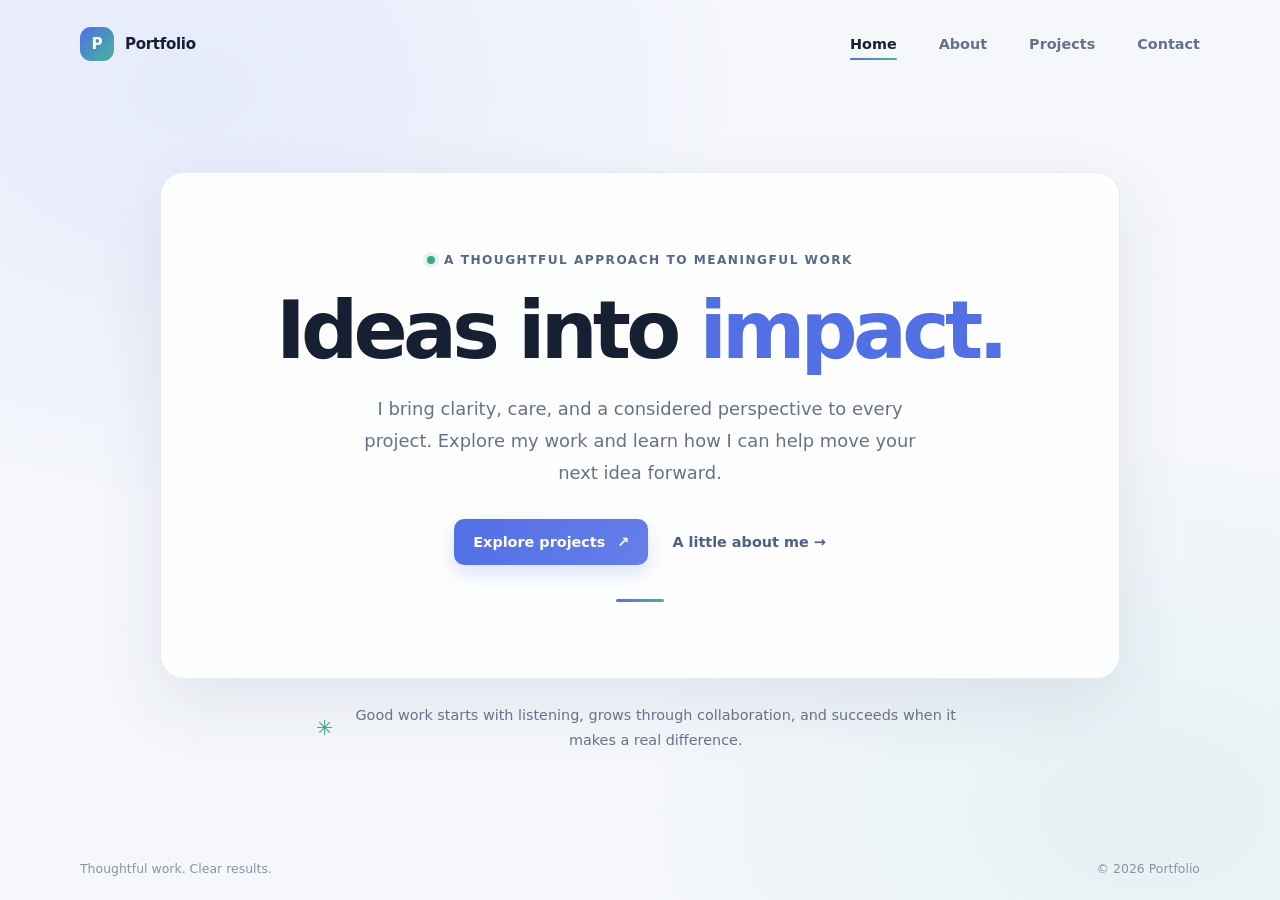
<file: index.html>
<!doctype html>
<html lang="en">
<head>
  <meta charset="utf-8">
  <meta name="viewport" content="width=device-width, initial-scale=1">
  <meta name="theme-color" content="#f5f7fb">
  <meta name="description" content="A professional portfolio for thoughtful work and clear results.">
  <title>Home | Portfolio</title>
  <link rel="stylesheet" href="styles.css">
</head>
<body>
  <header class="site-header">
    <a class="brand" href="index.html" aria-label="Portfolio home"><span class="brand-mark">P</span><span>Portfolio</span></a>
    <nav class="main-nav" aria-label="Main navigation">
      <a class="active" aria-current="page" href="index.html">Home</a>
      <a href="about.html">About</a>
      <a href="projects.html">Projects</a>
      <a href="contact.html">Contact</a>
    </nav>
  </header>
  <main class="home-main">
    <section class="hero">
      <p class="eyebrow">A thoughtful approach to meaningful work</p>
      <h1>Ideas into <span>impact.</span></h1>
      <p class="intro">I bring clarity, care, and a considered perspective to every project. Explore my work and learn how I can help move your next idea forward.</p>
      <div class="actions"><a class="button button-primary" href="projects.html">Explore projects <span aria-hidden="true">↗</span></a><a class="text-link" href="about.html">A little about me <span aria-hidden="true">→</span></a></div>
      <div class="divider" aria-hidden="true"></div>
    </section>
    <section class="home-note" aria-label="Introduction"><span class="note-icon" aria-hidden="true">✳</span><p>Good work starts with listening, grows through collaboration, and succeeds when it makes a real difference.</p></section>
  </main>
  <footer class="site-footer"><span>Thoughtful work. Clear results.</span><span>© 2026 Portfolio</span></footer>
</body>
</html>
</file>
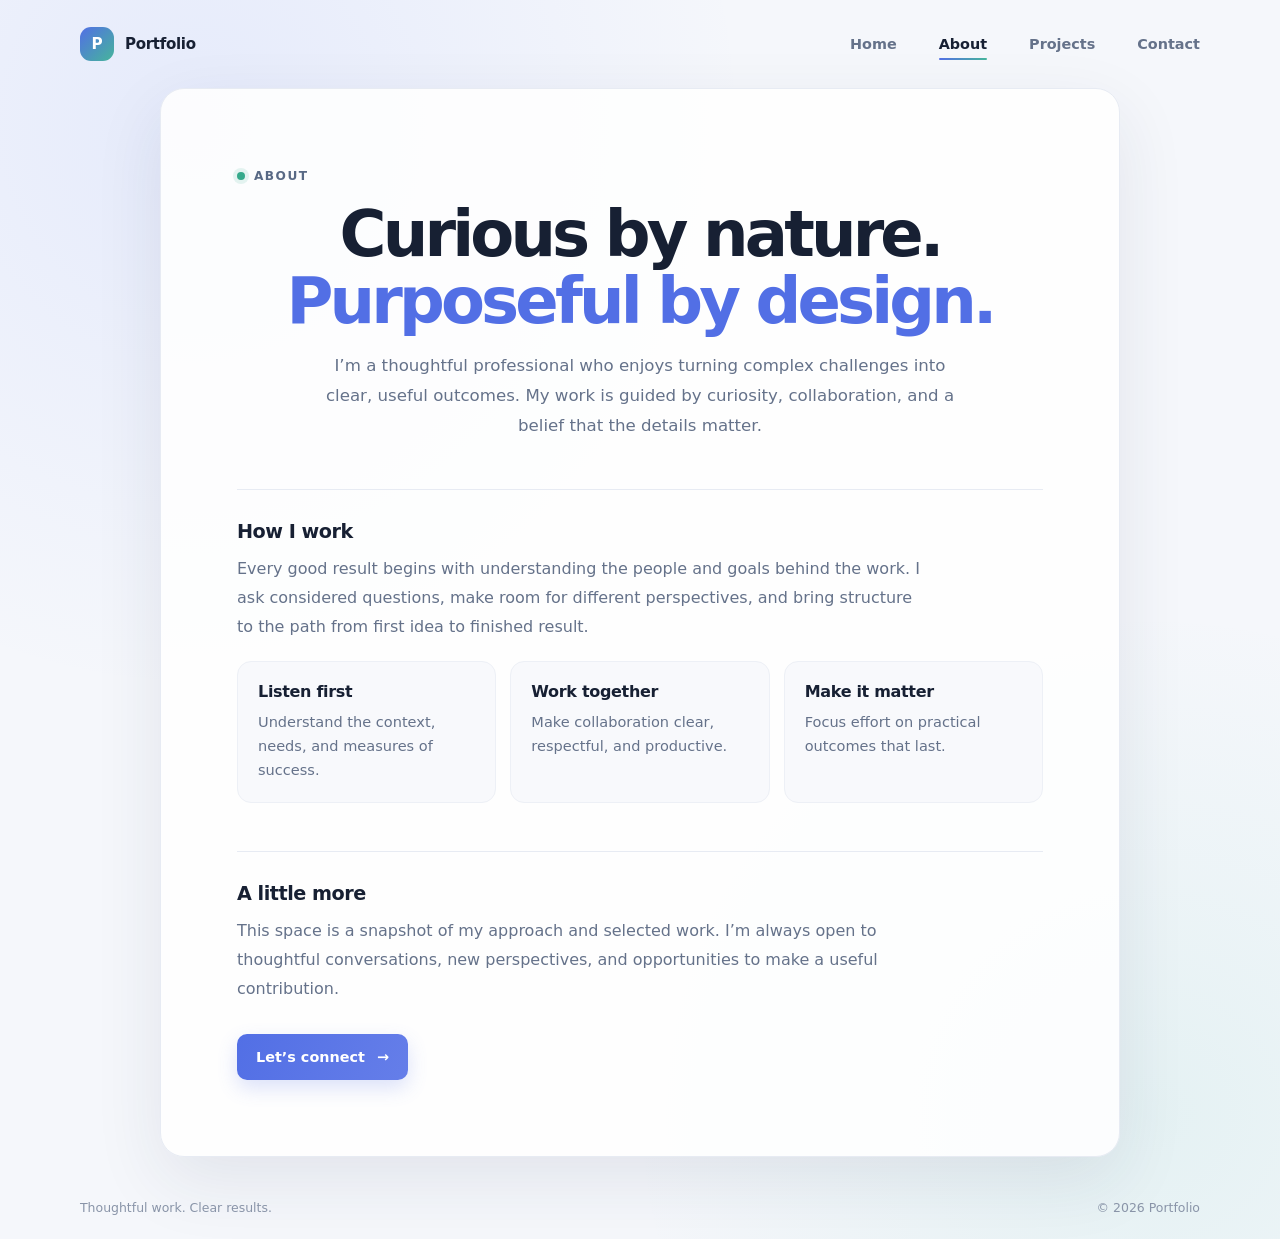
<file: about.html>
<!doctype html>
<html lang="en">
<head>
  <meta charset="utf-8"><meta name="viewport" content="width=device-width, initial-scale=1"><meta name="theme-color" content="#f5f7fb">
  <meta name="description" content="Learn about the values and approach behind this portfolio."><title>About | Portfolio</title><link rel="stylesheet" href="styles.css">
</head>
<body>
  <header class="site-header"><a class="brand" href="index.html" aria-label="Portfolio home"><span class="brand-mark">P</span><span>Portfolio</span></a><nav class="main-nav" aria-label="Main navigation"><a href="index.html">Home</a><a class="active" aria-current="page" href="about.html">About</a><a href="projects.html">Projects</a><a href="contact.html">Contact</a></nav></header>
  <main class="page-main"><article class="page-panel">
    <p class="eyebrow">About</p><h1>Curious by nature.<br><span>Purposeful by design.</span></h1>
    <p class="intro">I’m a thoughtful professional who enjoys turning complex challenges into clear, useful outcomes. My work is guided by curiosity, collaboration, and a belief that the details matter.</p>
    <section class="content-section"><h2>How I work</h2><p>Every good result begins with understanding the people and goals behind the work. I ask considered questions, make room for different perspectives, and bring structure to the path from first idea to finished result.</p>
      <div class="principles"><div class="principle"><h3>Listen first</h3><p>Understand the context, needs, and measures of success.</p></div><div class="principle"><h3>Work together</h3><p>Make collaboration clear, respectful, and productive.</p></div><div class="principle"><h3>Make it matter</h3><p>Focus effort on practical outcomes that last.</p></div></div>
    </section>
    <section class="content-section"><h2>A little more</h2><p>This space is a snapshot of my approach and selected work. I’m always open to thoughtful conversations, new perspectives, and opportunities to make a useful contribution.</p><div class="actions" style="justify-content:flex-start"><a class="button button-primary" href="contact.html">Let’s connect <span aria-hidden="true">→</span></a></div></section>
  </article></main>
  <footer class="site-footer"><span>Thoughtful work. Clear results.</span><span>© 2026 Portfolio</span></footer>
</body>
</html>
</file>
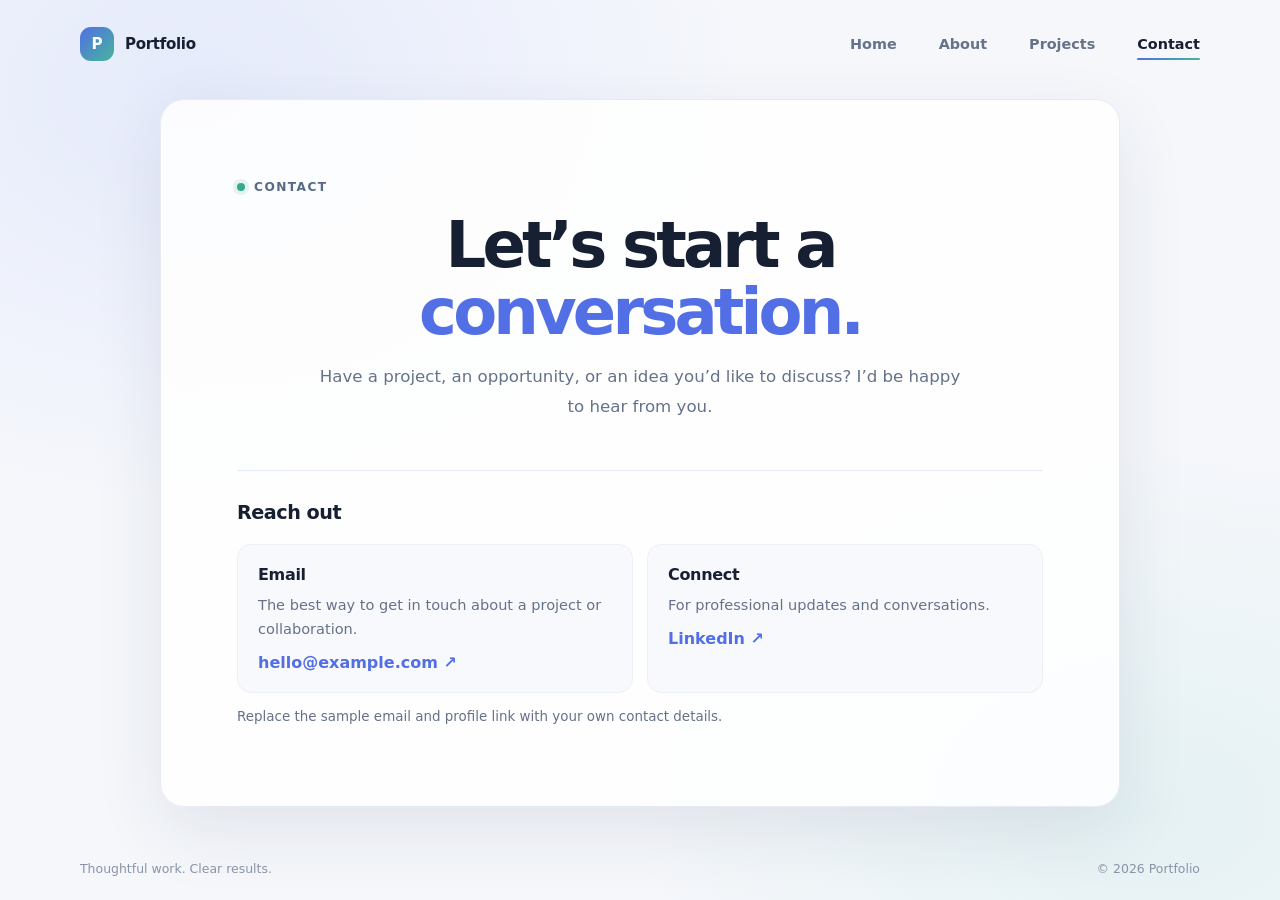
<file: contact.html>
<!doctype html>
<html lang="en">
<head>
  <meta charset="utf-8"><meta name="viewport" content="width=device-width, initial-scale=1"><meta name="theme-color" content="#f5f7fb">
  <meta name="description" content="Start a conversation about a project, collaboration, or opportunity."><title>Contact | Portfolio</title><link rel="stylesheet" href="styles.css">
</head>
<body>
  <header class="site-header"><a class="brand" href="index.html" aria-label="Portfolio home"><span class="brand-mark">P</span><span>Portfolio</span></a><nav class="main-nav" aria-label="Main navigation"><a href="index.html">Home</a><a href="about.html">About</a><a href="projects.html">Projects</a><a class="active" aria-current="page" href="contact.html">Contact</a></nav></header>
  <main class="page-main"><article class="page-panel">
    <p class="eyebrow">Contact</p><h1>Let’s start a <span>conversation.</span></h1>
    <p class="intro">Have a project, an opportunity, or an idea you’d like to discuss? I’d be happy to hear from you.</p>
    <section class="content-section"><h2>Reach out</h2><div class="contact-grid">
      <div class="contact-card"><h2>Email</h2><p>The best way to get in touch about a project or collaboration.</p><a href="mailto:hello@example.com">hello@example.com <span aria-hidden="true">↗</span></a></div>
      <div class="contact-card"><h2>Connect</h2><p>For professional updates and conversations.</p><a href="https://www.linkedin.com/" target="_blank" rel="noreferrer">LinkedIn <span aria-hidden="true">↗</span></a></div>
    </div><p style="font-size:.84rem">Replace the sample email and profile link with your own contact details.</p></section>
  </article></main>
  <footer class="site-footer"><span>Thoughtful work. Clear results.</span><span>© 2026 Portfolio</span></footer>
</body>
</html>
</file>
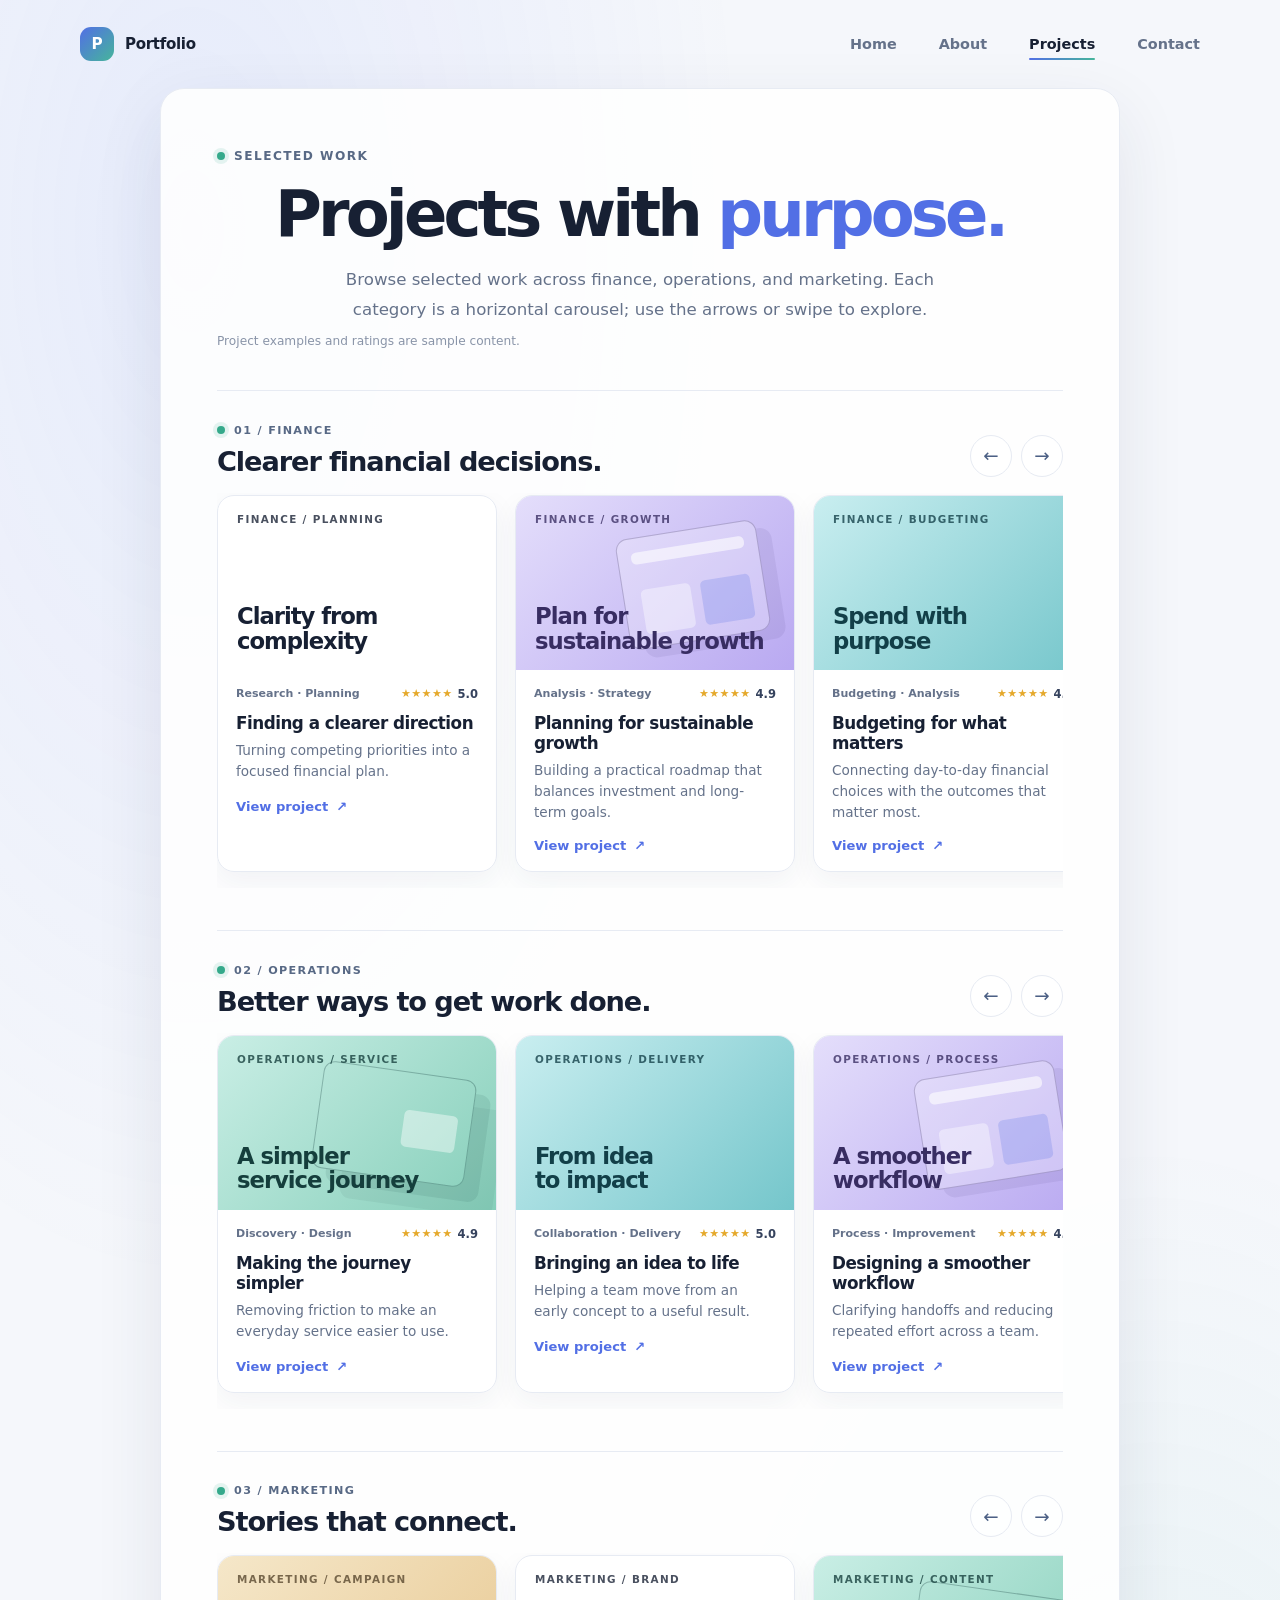
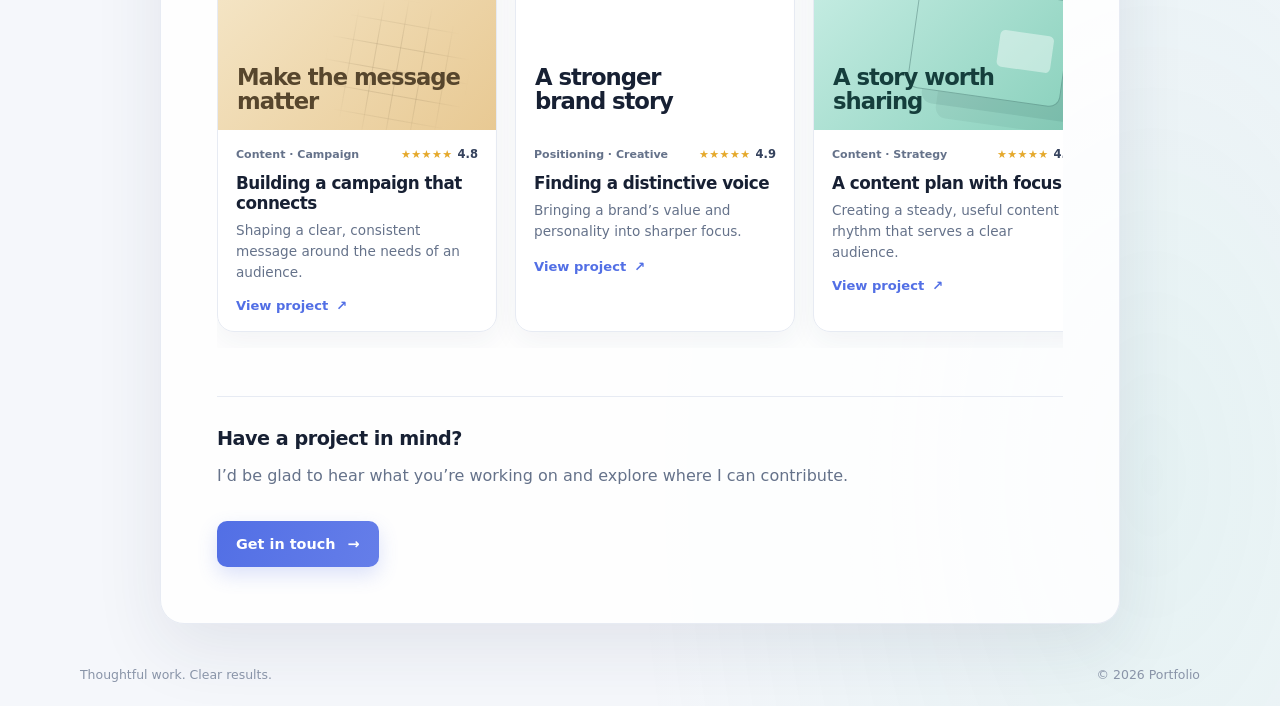
<file: projects.html>
<!doctype html>
<html lang="en">
<head>
  <meta charset="utf-8"><meta name="viewport" content="width=device-width, initial-scale=1"><meta name="theme-color" content="#f5f7fb">
  <meta name="description" content="Selected projects and examples of a thoughtful, collaborative approach."><title>Projects | Portfolio</title><link rel="stylesheet" href="styles.css">
</head>
<body>
  <header class="site-header"><a class="brand" href="index.html" aria-label="Portfolio home"><span class="brand-mark">P</span><span>Portfolio</span></a><nav class="main-nav" aria-label="Main navigation"><a href="index.html">Home</a><a href="about.html">About</a><a class="active" aria-current="page" href="projects.html">Projects</a><a href="contact.html">Contact</a></nav></header>
  <main class="page-main"><article class="page-panel projects-panel">
    <p class="eyebrow">Selected work</p><h1>Projects with <span>purpose.</span></h1>
    <p class="intro">Browse selected work across finance, operations, and marketing. Each category is a horizontal carousel; use the arrows or swipe to explore.</p><p class="sample-note">Project examples and ratings are sample content.</p>
    <section class="project-category" id="finance" aria-labelledby="finance-title">
      <div class="category-heading"><div><p class="eyebrow">01 / Finance</p><h2 id="finance-title">Clearer financial decisions.</h2></div><div class="carousel-controls"><button class="carousel-button" type="button" data-carousel="finance-carousel" data-direction="prev" aria-label="Scroll finance projects backward">←</button><button class="carousel-button" type="button" data-carousel="finance-carousel" data-direction="next" aria-label="Scroll finance projects forward">→</button></div></div>
      <div class="project-carousel" id="finance-carousel" tabindex="0" aria-label="Finance projects, scroll horizontally">
        <article class="showcase-card"><div class="showcase-art art-blue" aria-hidden="true"><span class="art-label">FINANCE / PLANNING</span><span class="art-shape shape-orbit"></span><span class="art-caption">Clarity from<br>complexity</span></div><div class="showcase-body"><div class="showcase-meta"><span>Research · Planning</span><span class="rating" aria-label="Sample rating: 5 out of 5 stars"><span aria-hidden="true">★★★★★</span><b>5.0</b></span></div><h3>Finding a clearer direction</h3><p>Turning competing priorities into a focused financial plan.</p><div class="showcase-actions"><a class="card-link" href="projects.html#finance">View project <span aria-hidden="true">↗</span></a></div></div></article>
        <article class="showcase-card"><div class="showcase-art art-lilac" aria-hidden="true"><span class="art-label">FINANCE / GROWTH</span><span class="art-shape shape-panels"></span><span class="art-caption">Plan for<br>sustainable growth</span></div><div class="showcase-body"><div class="showcase-meta"><span>Analysis · Strategy</span><span class="rating" aria-label="Sample rating: 4.9 out of 5 stars"><span aria-hidden="true">★★★★★</span><b>4.9</b></span></div><h3>Planning for sustainable growth</h3><p>Building a practical roadmap that balances investment and long-term goals.</p><div class="showcase-actions"><a class="card-link" href="projects.html#finance">View project <span aria-hidden="true">↗</span></a></div></div></article>
        <article class="showcase-card"><div class="showcase-art art-teal" aria-hidden="true"><span class="art-label">FINANCE / BUDGETING</span><span class="art-shape shape-sun"></span><span class="art-caption">Spend with<br>purpose</span></div><div class="showcase-body"><div class="showcase-meta"><span>Budgeting · Analysis</span><span class="rating" aria-label="Sample rating: 4.8 out of 5 stars"><span aria-hidden="true">★★★★★</span><b>4.8</b></span></div><h3>Budgeting for what matters</h3><p>Connecting day-to-day financial choices with the outcomes that matter most.</p><div class="showcase-actions"><a class="card-link" href="projects.html#finance">View project <span aria-hidden="true">↗</span></a></div></div></article>
      </div>
    </section>
    <section class="project-category" id="operations" aria-labelledby="operations-title">
      <div class="category-heading"><div><p class="eyebrow">02 / Operations</p><h2 id="operations-title">Better ways to get work done.</h2></div><div class="carousel-controls"><button class="carousel-button" type="button" data-carousel="operations-carousel" data-direction="prev" aria-label="Scroll operations projects backward">←</button><button class="carousel-button" type="button" data-carousel="operations-carousel" data-direction="next" aria-label="Scroll operations projects forward">→</button></div></div>
      <div class="project-carousel" id="operations-carousel" tabindex="0" aria-label="Operations projects, scroll horizontally">
        <article class="showcase-card"><div class="showcase-art art-green" aria-hidden="true"><span class="art-label">OPERATIONS / SERVICE</span><span class="art-shape shape-window"></span><span class="art-caption">A simpler<br>service journey</span></div><div class="showcase-body"><div class="showcase-meta"><span>Discovery · Design</span><span class="rating" aria-label="Sample rating: 4.9 out of 5 stars"><span aria-hidden="true">★★★★★</span><b>4.9</b></span></div><h3>Making the journey simpler</h3><p>Removing friction to make an everyday service easier to use.</p><div class="showcase-actions"><a class="card-link" href="projects.html#operations">View project <span aria-hidden="true">↗</span></a></div></div></article>
        <article class="showcase-card"><div class="showcase-art art-teal" aria-hidden="true"><span class="art-label">OPERATIONS / DELIVERY</span><span class="art-shape shape-sun"></span><span class="art-caption">From idea<br>to impact</span></div><div class="showcase-body"><div class="showcase-meta"><span>Collaboration · Delivery</span><span class="rating" aria-label="Sample rating: 5 out of 5 stars"><span aria-hidden="true">★★★★★</span><b>5.0</b></span></div><h3>Bringing an idea to life</h3><p>Helping a team move from an early concept to a useful result.</p><div class="showcase-actions"><a class="card-link" href="projects.html#operations">View project <span aria-hidden="true">↗</span></a></div></div></article>
        <article class="showcase-card"><div class="showcase-art art-lilac" aria-hidden="true"><span class="art-label">OPERATIONS / PROCESS</span><span class="art-shape shape-panels"></span><span class="art-caption">A smoother<br>workflow</span></div><div class="showcase-body"><div class="showcase-meta"><span>Process · Improvement</span><span class="rating" aria-label="Sample rating: 4.8 out of 5 stars"><span aria-hidden="true">★★★★★</span><b>4.8</b></span></div><h3>Designing a smoother workflow</h3><p>Clarifying handoffs and reducing repeated effort across a team.</p><div class="showcase-actions"><a class="card-link" href="projects.html#operations">View project <span aria-hidden="true">↗</span></a></div></div></article>
      </div>
    </section>
    <section class="project-category" id="marketing" aria-labelledby="marketing-title">
      <div class="category-heading"><div><p class="eyebrow">03 / Marketing</p><h2 id="marketing-title">Stories that connect.</h2></div><div class="carousel-controls"><button class="carousel-button" type="button" data-carousel="marketing-carousel" data-direction="prev" aria-label="Scroll marketing projects backward">←</button><button class="carousel-button" type="button" data-carousel="marketing-carousel" data-direction="next" aria-label="Scroll marketing projects forward">→</button></div></div>
      <div class="project-carousel" id="marketing-carousel" tabindex="0" aria-label="Marketing projects, scroll horizontally">
        <article class="showcase-card"><div class="showcase-art art-sand" aria-hidden="true"><span class="art-label">MARKETING / CAMPAIGN</span><span class="art-shape shape-grid"></span><span class="art-caption">Make the message<br>matter</span></div><div class="showcase-body"><div class="showcase-meta"><span>Content · Campaign</span><span class="rating" aria-label="Sample rating: 4.8 out of 5 stars"><span aria-hidden="true">★★★★★</span><b>4.8</b></span></div><h3>Building a campaign that connects</h3><p>Shaping a clear, consistent message around the needs of an audience.</p><div class="showcase-actions"><a class="card-link" href="projects.html#marketing">View project <span aria-hidden="true">↗</span></a></div></div></article>
        <article class="showcase-card"><div class="showcase-art art-blue" aria-hidden="true"><span class="art-label">MARKETING / BRAND</span><span class="art-shape shape-orbit"></span><span class="art-caption">A stronger<br>brand story</span></div><div class="showcase-body"><div class="showcase-meta"><span>Positioning · Creative</span><span class="rating" aria-label="Sample rating: 4.9 out of 5 stars"><span aria-hidden="true">★★★★★</span><b>4.9</b></span></div><h3>Finding a distinctive voice</h3><p>Bringing a brand’s value and personality into sharper focus.</p><div class="showcase-actions"><a class="card-link" href="projects.html#marketing">View project <span aria-hidden="true">↗</span></a></div></div></article>
        <article class="showcase-card"><div class="showcase-art art-green" aria-hidden="true"><span class="art-label">MARKETING / CONTENT</span><span class="art-shape shape-window"></span><span class="art-caption">A story worth<br>sharing</span></div><div class="showcase-body"><div class="showcase-meta"><span>Content · Strategy</span><span class="rating" aria-label="Sample rating: 4.9 out of 5 stars"><span aria-hidden="true">★★★★★</span><b>4.9</b></span></div><h3>A content plan with focus</h3><p>Creating a steady, useful content rhythm that serves a clear audience.</p><div class="showcase-actions"><a class="card-link" href="projects.html#marketing">View project <span aria-hidden="true">↗</span></a></div></div></article>
      </div>
    </section>
    <section class="content-section"><h2>Have a project in mind?</h2><p>I’d be glad to hear what you’re working on and explore where I can contribute.</p><div class="actions" style="justify-content:flex-start"><a class="button button-primary" href="contact.html">Get in touch <span aria-hidden="true">→</span></a></div></section>
  </article></main>
  <footer class="site-footer"><span>Thoughtful work. Clear results.</span><span>© 2026 Portfolio</span></footer>
  <script>
    (() => {
      document.querySelectorAll('[data-carousel]').forEach((button) => button.addEventListener('click', () => {
        const carousel = document.getElementById(button.dataset.carousel);
        const card = carousel?.querySelector('.showcase-card');
        if (!carousel || !card) return;
        const gap = Number.parseFloat(getComputedStyle(carousel).columnGap) || 18;
        const reducedMotion = window.matchMedia('(prefers-reduced-motion: reduce)').matches;
        carousel.scrollBy({ left: (button.dataset.direction === 'next' ? 1 : -1) * (card.getBoundingClientRect().width + gap), behavior: reducedMotion ? 'auto' : 'smooth' });
      }));
    })();
  </script>
</body>
</html>
</file>
<file: styles.css>
:root {
  color-scheme: light;
  font-family: Inter, ui-sans-serif, system-ui, -apple-system, BlinkMacSystemFont, "Segoe UI", sans-serif;
  color: #172033;
  background: #f5f7fb;
  font-synthesis: none;
  text-rendering: optimizeLegibility;
  -webkit-font-smoothing: antialiased;
  --ink: #172033;
  --muted: #65728a;
  --blue: #526fe5;
  --green: #35a98b;
  --line: #e7ebf3;
}
* { box-sizing: border-box; }
body {
  min-width: 320px; min-height: 100vh; min-height: 100svh; margin: 0;
  display: flex; flex-direction: column;
  background: radial-gradient(ellipse at 15% 10%, rgba(91,125,255,.10), transparent 36%), radial-gradient(ellipse at 90% 90%, rgba(64,184,165,.09), transparent 32%), #f5f7fb;
}
a { color: inherit; }
body, button, a { font-family: inherit; }
.site-header { width: min(1120px, calc(100% - 48px)); margin: 0 auto; min-height: 88px; display: flex; align-items: center; justify-content: space-between; gap: 28px; }
.brand { display: inline-flex; align-items: center; gap: 11px; color: var(--ink); text-decoration: none; font-size: .94rem; font-weight: 750; letter-spacing: -.02em; }
.brand-mark { width: 34px; height: 34px; display: grid; place-items: center; color: white; background: linear-gradient(135deg,var(--blue),#46b59b); border-radius: 11px; font-size: .95rem; }
.main-nav { display: flex; align-items: center; gap: clamp(18px, 3.5vw, 42px); }
.main-nav a { position: relative; padding: 9px 0; color: #65728a; text-decoration: none; font-size: .9rem; font-weight: 600; transition: color .18s ease; }
.main-nav a:hover, .main-nav a:focus-visible, .main-nav a.active { color: var(--ink); }
.main-nav a.active::after { position: absolute; right: 0; bottom: 1px; left: 0; height: 2px; background: linear-gradient(90deg,var(--blue),#46b59b); border-radius: 99px; content: ""; }
main { width: min(100% - 48px, 960px); margin: auto; }
.home-main { max-width: 1040px; padding: 30px 0 12px; }
.hero, .page-panel { padding: clamp(36px, 7vw, 76px); text-align: center; background: rgba(255,255,255,.88); border: 1px solid var(--line); border-radius: 24px; box-shadow: 0 24px 70px rgba(31,47,82,.09); }
.eyebrow { display: inline-flex; align-items: center; gap: 9px; margin: 0 0 22px; color: #586985; font-size: .76rem; font-weight: 700; letter-spacing: .12em; text-transform: uppercase; }
.eyebrow::before { width: 8px; height: 8px; content: ""; background: var(--green); border-radius: 50%; box-shadow: 0 0 0 4px rgba(53,169,139,.12); }
h1 { margin: 0; font-size: clamp(2.6rem, 8vw, 5rem); line-height: 1.04; letter-spacing: -.06em; }
h1 span { color: var(--blue); }
.intro { max-width: 570px; margin: 21px auto 0; color: var(--muted); font-size: clamp(1rem, 2.5vw, 1.12rem); line-height: 1.8; }
.actions { display: flex; justify-content: center; align-items: center; flex-wrap: wrap; gap: 24px; margin-top: 30px; }
.button { min-height: 46px; display: inline-flex; align-items: center; justify-content: center; gap: 12px; padding: 0 19px; border-radius: 10px; text-decoration: none; font-size: .9rem; font-weight: 700; transition: transform .18s ease, box-shadow .18s ease; }
.button:hover { transform: translateY(-2px); }
.button-primary { color: white; background: linear-gradient(110deg,var(--blue),#657ee9); box-shadow: 0 8px 20px rgba(82,111,229,.2); }
.button-secondary { color: var(--ink); background: white; border: 1px solid var(--line); }
.text-link { color: #4c6085; text-decoration: none; font-size: .9rem; font-weight: 650; }
.text-link:hover { color: var(--blue); }
.divider { width: 48px; height: 3px; margin: 34px auto 0; background: linear-gradient(90deg,var(--blue),#46b59b); border-radius: 99px; }
.home-note { display: flex; align-items: center; justify-content: center; gap: 14px; max-width: 680px; margin: 24px auto 0; padding: 0 16px; color: #65728a; text-align: center; }
.home-note p { margin: 0; font-size: .9rem; line-height: 1.7; }
.note-icon { color: var(--green); font-size: 1.3rem; }
<<<<<<< HEAD
.home-main { max-width: 1040px; padding: 30px 0 12px; }
=======
>>>>>>> b51a6249e981c6c7dff56488e21d71e28f87df3c
.featured-work { margin-top: 54px; }
.featured-heading { display: flex; align-items: end; justify-content: space-between; gap: 20px; margin-bottom: 22px; }
.featured-heading .eyebrow { margin-bottom: 12px; }
.featured-heading h2 { margin: 0; font-size: clamp(1.45rem, 3.5vw, 2rem); letter-spacing: -.045em; }
.featured-heading > div:first-child > p:last-child { margin: 8px 0 0; color: var(--muted); font-size: .92rem; }
.carousel-controls { display: flex; flex: 0 0 auto; gap: 9px; }
.carousel-button { width: 42px; height: 42px; display: grid; place-items: center; color: #4c6085; background: rgba(255,255,255,.82); border: 1px solid var(--line); border-radius: 50%; cursor: pointer; font: inherit; font-size: 1.15rem; transition: color .18s ease, background .18s ease, transform .18s ease; }
.carousel-button:hover { color: white; background: var(--blue); transform: translateY(-1px); }
.project-carousel { display: grid; grid-auto-flow: column; grid-auto-columns: 300px; gap: 18px; overflow-x: auto; overscroll-behavior-inline: contain; padding: 2px 2px 16px; scroll-snap-type: x mandatory; scrollbar-color: #c7d0e4 transparent; scrollbar-width: thin; }
.showcase-card { min-width: 0; overflow: hidden; background: rgba(255,255,255,.94); border: 1px solid var(--line); border-radius: 17px; box-shadow: 0 10px 28px rgba(31,47,82,.055); scroll-snap-align: start; }
.showcase-art { position: relative; height: 174px; overflow: hidden; isolation: isolate; }
<<<<<<< HEAD
.art-blue { color: #fff; background: linear-gradient(135deg,#536fe2,#8da0f5); }.art-green { color: #153e3c; background: linear-gradient(135deg,#c9eee5,#86cfba); }.art-lilac { color: #382d62; background: linear-gradient(135deg,#e4defb,#b9a9f1); }.art-sand { color: #57462d; background: linear-gradient(135deg,#f5e7c9,#e8c993); }.art-teal { color: #123f48; background: linear-gradient(135deg,#c9eef0,#75c6cb); }
.art-label { position: absolute; z-index: 1; top: 17px; left: 19px; font-size: .65rem; font-weight: 800; letter-spacing: .13em; opacity: .78; }
.art-caption { position: absolute; z-index: 1; bottom: 17px; left: 19px; font-size: 1.42rem; font-weight: 750; letter-spacing: -.045em; line-height: 1.07; }
.art-shape { position: absolute; z-index: -1; display: block; }
.shape-orbit { width: 174px; height: 174px; top: 22px; right: 24px; border: 1px solid rgba(255,255,255,.55); border-radius: 50%; box-shadow: 0 0 0 20px rgba(255,255,255,.11),0 0 0 42px rgba(255,255,255,.09); }
.shape-orbit::before,.shape-orbit::after { position: absolute; content: ""; border: 1px solid rgba(255,255,255,.4); border-radius: 50%; }.shape-orbit::before { inset: 28px -16px; transform: rotate(-35deg); }.shape-orbit::after { inset: -12px 40px; transform: rotate(32deg); }
.shape-window { width: 154px; height: 108px; top: 34px; right: 25px; border: 1px solid rgba(21,62,60,.3); border-radius: 11px; transform: rotate(8deg); box-shadow: 16px 13px 0 rgba(21,62,60,.09),32px 26px 0 rgba(21,62,60,.06); }
=======
.art-blue { color: #fff; background: linear-gradient(135deg,#536fe2,#8da0f5); }
.art-green { color: #153e3c; background: linear-gradient(135deg,#c9eee5,#86cfba); }
.art-lilac { color: #382d62; background: linear-gradient(135deg,#e4defb,#b9a9f1); }
.art-sand { color: #57462d; background: linear-gradient(135deg,#f5e7c9,#e8c993); }
.art-teal { color: #123f48; background: linear-gradient(135deg,#c9eef0,#75c6cb); }
.art-label { position: absolute; z-index: 1; top: 17px; left: 19px; font-size: .65rem; font-weight: 800; letter-spacing: .13em; opacity: .78; }
.art-caption { position: absolute; z-index: 1; bottom: 17px; left: 19px; font-size: 1.42rem; font-weight: 750; letter-spacing: -.045em; line-height: 1.07; }
.art-shape { position: absolute; z-index: -1; display: block; }
.shape-orbit { width: 174px; height: 174px; top: 22px; right: 24px; border: 1px solid rgba(255,255,255,.55); border-radius: 50%; box-shadow: 0 0 0 20px rgba(255,255,255,.11), 0 0 0 42px rgba(255,255,255,.09); }
.shape-orbit::before,.shape-orbit::after { position: absolute; content: ""; border: 1px solid rgba(255,255,255,.4); border-radius: 50%; }
.shape-orbit::before { inset: 28px -16px; transform: rotate(-35deg); }.shape-orbit::after { inset: -12px 40px; transform: rotate(32deg); }
.shape-window { width: 154px; height: 108px; top: 34px; right: 25px; border: 1px solid rgba(21,62,60,.3); border-radius: 11px; transform: rotate(8deg); box-shadow: 16px 13px 0 rgba(21,62,60,.09), 32px 26px 0 rgba(21,62,60,.06); }
>>>>>>> b51a6249e981c6c7dff56488e21d71e28f87df3c
.shape-window::before { position: absolute; top: 23px; right: 0; left: 0; border-top: 1px solid rgba(21,62,60,.25); content: ""; }.shape-window::after { position: absolute; width: 54px; height: 37px; top: 37px; right: 13px; background: rgba(255,255,255,.42); border-radius: 5px; content: ""; }
.shape-panels { width: 142px; height: 112px; top: 33px; right: 30px; background: rgba(255,255,255,.26); border: 1px solid rgba(56,45,98,.27); border-radius: 12px; transform: rotate(-9deg); box-shadow: 14px 10px 0 rgba(56,45,98,.08); }
.shape-panels::before,.shape-panels::after { position: absolute; content: ""; border-radius: 5px; }.shape-panels::before { top: 14px; right: 13px; left: 13px; height: 12px; background: rgba(255,255,255,.6); }.shape-panels::after { width: 50px; height: 45px; right: 13px; bottom: 13px; background: rgba(82,111,229,.22); box-shadow: -60px 0 0 rgba(255,255,255,.38); }
.shape-grid { width: 145px; height: 145px; top: 43px; right: 27px; background-image: linear-gradient(rgba(87,70,45,.13) 1px,transparent 1px),linear-gradient(90deg,rgba(87,70,45,.13) 1px,transparent 1px); background-size: 24px 24px; transform: rotate(10deg); mask-image: radial-gradient(ellipse,#000 35%,transparent 72%); }
<<<<<<< HEAD
.shape-sun { width: 132px; height: 132px; top: 24px; right: 30px; background: rgba(255,255,255,.28); border: 1px solid rgba(18,63,72,.22); border-radius: 50%; box-shadow: 0 0 0 15px rgba(255,255,255,.13),0 0 0 31px rgba(255,255,255,.09); }.shape-sun::after { position: absolute; width: 14px; height: 14px; top: 18px; right: 5px; background: #fff; border-radius: 50%; content: ""; }
.showcase-body { padding: 17px 18px 18px; }.showcase-meta { display: flex; align-items: center; justify-content: space-between; gap: 8px; color: #65728a; font-size: .69rem; font-weight: 700; }.rating { display: inline-flex; align-items: center; gap: 5px; white-space: nowrap; }.rating > span { color: #e5a92c; letter-spacing: .04em; }.rating b { color: #35425d; font-size: .72rem; }
.showcase-body h3 { margin: 12px 0 0; font-size: 1.05rem; letter-spacing: -.03em; }.showcase-body > p { min-height: 43px; margin: 7px 0 0; color: var(--muted); font-size: .85rem; line-height: 1.55; }.carousel-foot { display: flex; justify-content: space-between; align-items: center; gap: 14px; margin-top: 3px; }.carousel-foot p { margin: 0; color: #8994a8; font-size: .74rem; }.carousel-foot .text-link { font-size: .82rem; white-space: nowrap; }
.card-link { display: inline-flex; align-items: center; gap: 8px; margin-top: 15px; color: var(--blue); font-size: .82rem; font-weight: 750; text-decoration: none; }
.card-link:hover { color: #354fc4; }
.showcase-actions { display: flex; align-items: center; justify-content: flex-start; gap: 12px; margin-top: 15px; }
.showcase-actions .card-link { margin-top: 0; }
.projects-panel { padding: clamp(28px,5vw,56px); }
.projects-panel > .eyebrow { margin-bottom: 18px; }
.projects-panel > .intro { margin: 17px auto 0; max-width: 700px; text-align: center; }
.sample-note { margin: 10px 0 0; color: #8994a8; font-size: .76rem; }
.project-category { margin-top: 42px; padding-top: 28px; border-top: 1px solid var(--line); }
.category-heading { display: flex; align-items: end; justify-content: space-between; gap: 18px; margin-bottom: 16px; }
.category-heading .eyebrow { margin: 0 0 9px; font-size: .7rem; }
.category-heading h2 { margin: 0; font-size: clamp(1.25rem, 3vw, 1.7rem); letter-spacing: -.04em; }
.project-category .project-carousel { grid-auto-columns: minmax(280px, 360px); grid-template-rows: 1fr; }
.project-category .showcase-card { width: 100%; max-width: 360px; }
.project-category .showcase-body > p { min-height: 44px; }
=======
.shape-sun { width: 132px; height: 132px; top: 24px; right: 30px; background: rgba(255,255,255,.28); border: 1px solid rgba(18,63,72,.22); border-radius: 50%; box-shadow: 0 0 0 15px rgba(255,255,255,.13), 0 0 0 31px rgba(255,255,255,.09); }
.shape-sun::after { position: absolute; width: 14px; height: 14px; top: 18px; right: 5px; background: #fff; border-radius: 50%; content: ""; }
.showcase-body { padding: 17px 18px 18px; }
.showcase-meta { display: flex; align-items: center; justify-content: space-between; gap: 8px; color: #65728a; font-size: .69rem; font-weight: 700; }
.rating { display: inline-flex; align-items: center; gap: 5px; white-space: nowrap; }.rating > span { color: #e5a92c; letter-spacing: .04em; }.rating b { color: #35425d; font-size: .72rem; }
.showcase-body h3 { margin: 12px 0 0; font-size: 1.05rem; letter-spacing: -.03em; }
.showcase-body > p { min-height: 43px; margin: 7px 0 0; color: var(--muted); font-size: .85rem; line-height: 1.55; }
.card-link { display: inline-flex; align-items: center; gap: 8px; margin-top: 15px; color: var(--blue); text-decoration: none; font-size: .82rem; font-weight: 750; }
.card-link:hover { color: #354fc4; }
.carousel-foot { display: flex; justify-content: space-between; align-items: center; gap: 14px; margin-top: 3px; }
.carousel-foot p { margin: 0; color: #8994a8; font-size: .74rem; }
.carousel-foot .text-link { font-size: .82rem; white-space: nowrap; }
>>>>>>> b51a6249e981c6c7dff56488e21d71e28f87df3c
.page-main { padding: 24px 0 54px; }
.page-panel { text-align: left; }
.page-panel > .eyebrow { width: fit-content; margin: 0 auto 18px; }
.page-panel > h1 { text-align: center; }
.page-panel h1 { font-size: clamp(2.5rem, 6vw, 4rem); }
.page-panel > .intro { margin: 17px auto 0; max-width: 650px; font-size: 1.04rem; text-align: center; }
.content-section { margin-top: 48px; padding-top: 30px; border-top: 1px solid var(--line); }
.content-section h2 { margin: 0; font-size: 1.2rem; letter-spacing: -.025em; }
.content-section > p { max-width: 690px; margin: 12px 0 0; color: var(--muted); line-height: 1.8; }
.principles, .project-grid { display: grid; grid-template-columns: repeat(3, minmax(0,1fr)); gap: 14px; margin-top: 20px; }
.principle, .project-card, .contact-card { padding: 20px; background: #f8f9fc; border: 1px solid #edf0f6; border-radius: 14px; }
.principle h3, .project-card h2, .contact-card h2 { margin: 0; font-size: 1rem; letter-spacing: -.02em; }
.principle p, .project-card p, .contact-card p { margin: 9px 0 0; color: var(--muted); font-size: .91rem; line-height: 1.65; }
.project-card { min-height: 178px; display: flex; flex-direction: column; }
.project-number { margin-bottom: 18px; color: var(--green); font-size: .75rem; font-weight: 800; letter-spacing: .12em; }
.project-card p { flex: 1; }
.project-type { margin-top: 17px; color: #586985; font-size: .75rem; font-weight: 700; letter-spacing: .08em; text-transform: uppercase; }
.contact-grid { display: grid; grid-template-columns: 1fr 1fr; gap: 14px; margin-top: 20px; }
.contact-card a { display: inline-block; margin-top: 12px; color: var(--blue); font-weight: 700; text-decoration: none; }
.contact-card a:hover { text-decoration: underline; }
.site-footer { width: min(1120px, calc(100% - 48px)); display: flex; justify-content: space-between; gap: 16px; margin: 24px auto 0; padding: 19px 0 24px; color: #8994a8; font-size: .78rem; }
:focus-visible { outline: 3px solid rgba(82,111,229,.42); outline-offset: 4px; border-radius: 4px; }
@media (max-width: 700px) { .site-header { min-height: 76px; } .principles,.project-grid { grid-template-columns: 1fr; } .project-card { min-height: 0; } }
<<<<<<< HEAD
@media (max-width: 520px) { .site-header { width: min(100% - 36px,1120px); align-items: flex-start; flex-direction: column; justify-content: center; gap: 13px; padding: 17px 0; } .main-nav { width: 100%; justify-content: space-between; gap: 10px; } .main-nav a { font-size: .84rem; } main { width: calc(100% - 36px); } .hero,.page-panel { padding: 35px 23px; border-radius: 18px; } .actions { gap: 17px; } .home-note { padding: 0 2px; } .site-footer { width: calc(100% - 36px); font-size: .72rem; } .contact-grid { grid-template-columns: 1fr; } }
@media (max-width: 520px) { .home-main { padding-top: 14px; } .featured-work { margin-top: 40px; } .featured-heading { align-items: flex-end; } .featured-heading > div:first-child > p:last-child { max-width: 220px; font-size: .82rem; } .carousel-button { width: 38px; height: 38px; } .project-carousel { grid-auto-columns: min(82vw,300px); gap: 13px; } .showcase-art { height: 158px; } .carousel-foot { align-items: flex-start; flex-direction: column; } }
@media (max-width: 520px) { .category-heading { gap: 8px; } .category-heading h2 { max-width: 260px; } .project-category .project-carousel { grid-auto-columns: min(82vw,300px); gap: 13px; } .project-category .showcase-card { max-width: 300px; } }
=======
@media (max-width: 520px) { .site-header { width: min(100% - 36px,1120px); align-items: flex-start; flex-direction: column; justify-content: center; gap: 13px; padding: 17px 0; } .main-nav { width: 100%; justify-content: space-between; gap: 10px; } .main-nav a { font-size: .84rem; } main { width: calc(100% - 36px); } .home-main { padding-top: 14px; } .hero,.page-panel { padding: 35px 23px; border-radius: 18px; } .actions { gap: 17px; } .featured-work { margin-top: 40px; } .featured-heading { align-items: flex-end; } .featured-heading > div:first-child > p:last-child { max-width: 245px; font-size: .84rem; } .carousel-button { width: 38px; height: 38px; } .project-carousel { grid-auto-columns: min(82vw,300px); gap: 13px; } .showcase-art { height: 158px; } .carousel-foot { align-items: flex-start; flex-direction: column; } .home-note { padding: 0 2px; } .site-footer { width: calc(100% - 36px); font-size: .72rem; } .contact-grid { grid-template-columns: 1fr; } }
>>>>>>> b51a6249e981c6c7dff56488e21d71e28f87df3c
@media (prefers-reduced-motion: reduce) { *,*::before,*::after { scroll-behavior: auto !important; transition-duration: .01ms !important; } }
</file>
